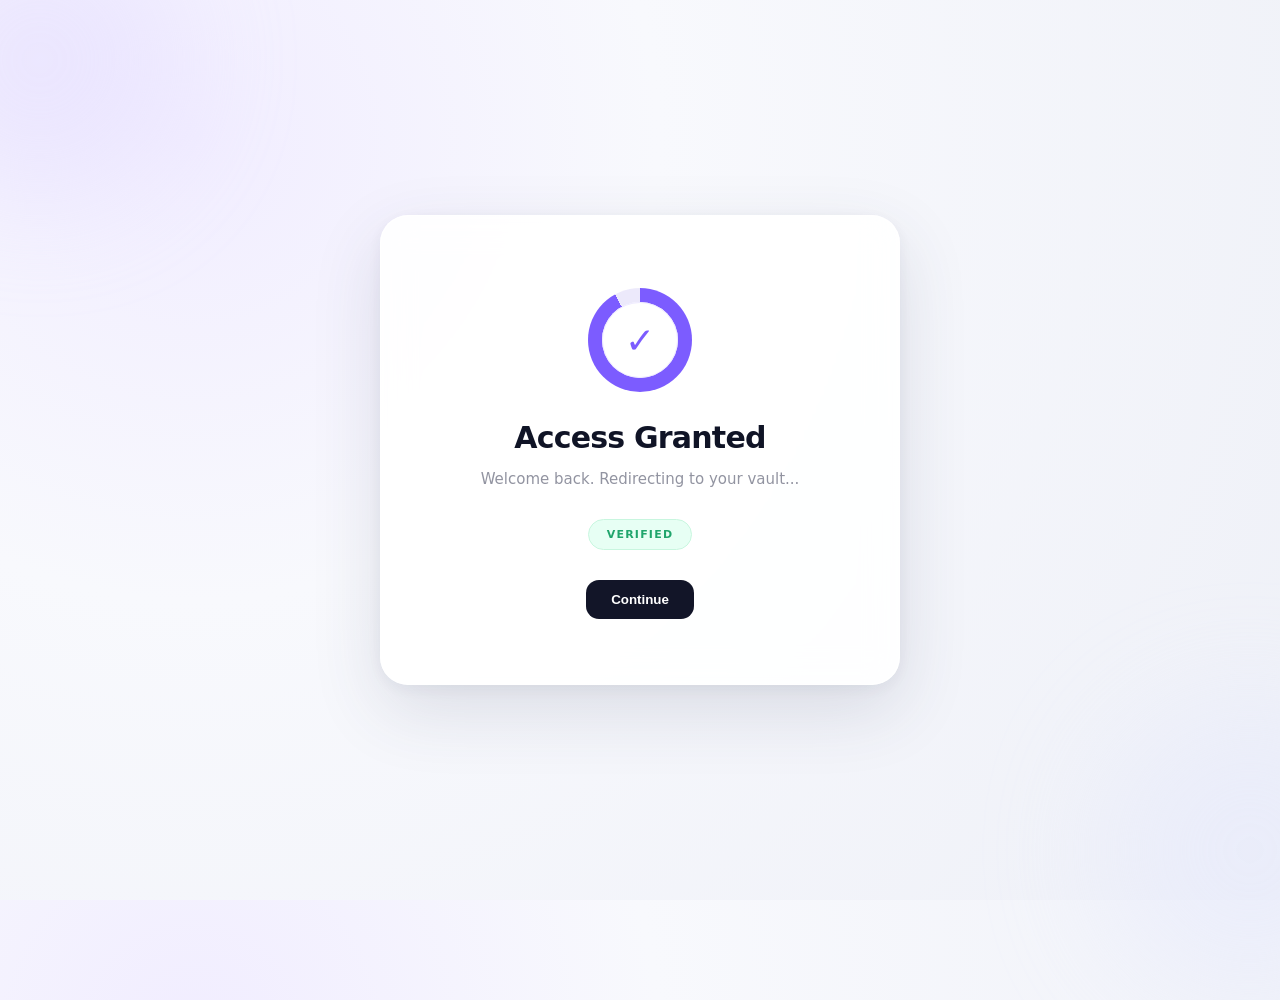
<file: verified.html>
<!DOCTYPE html>
<html lang="en">
<head>
  <meta charset="UTF-8">
  <meta name="viewport" content="width=device-width,initial-scale=1,maximum-scale=1,user-scalable=no">
  <title>Metropole Studios | Verified</title>
  <link rel="stylesheet" href="style.css">
</head>
<body>
  <div class="glow glow-a"></div>
  <div class="glow glow-b"></div>

  <main class="card success-card">
    <div class="success-ring"><span>✓</span></div>
    <h1>Access Granted</h1>
    <p class="subtitle">Welcome back. Redirecting to your vault...</p>
    <div class="verified-pill">VERIFIED</div>
    <button class="continue" onclick="location.href='index.html'">Continue</button>
  </main>
</body>
</html>
</file>
<file: style.css>
*{box-sizing:border-box}
:root{--accent:#7c5cff;--accent2:#a18aff;--text:#101426;--muted:#8b8e9d}
html,body{margin:0;width:100%;min-height:100%;font-family:Inter,ui-sans-serif,system-ui,-apple-system,BlinkMacSystemFont,"Segoe UI",sans-serif}
body{min-height:100vh;display:flex;align-items:center;justify-content:center;overflow:hidden;background:radial-gradient(circle at 15% 15%,#f1edff 0,#f8f9fd 35%,#eef0f7 100%);position:relative}
.glow{position:absolute;border-radius:50%;filter:blur(60px);opacity:.35;pointer-events:none}
.glow-a{width:280px;height:280px;background:#dcd2ff;left:-100px;top:-80px}
.glow-b{width:300px;height:300px;background:#e2e6ff;right:-120px;bottom:-100px}
.card{position:relative;width:min(92vw,520px);min-height:500px;background:rgba(255,255,255,.91);border:1px solid rgba(255,255,255,.9);border-radius:28px;padding:68px 40px 48px;text-align:center;box-shadow:0 25px 70px rgba(56,62,95,.14),0 4px 18px rgba(56,62,95,.06);backdrop-filter:blur(16px);animation:cardIn .65s cubic-bezier(.2,.8,.2,1)}
.icon{width:48px;height:48px;margin:0 auto 24px;border-radius:15px;display:grid;place-items:center;color:#fff;background:linear-gradient(135deg,var(--accent),#6250d8);box-shadow:0 10px 25px rgba(124,92,255,.25);font-weight:800}
h1{margin:0;font-size:30px;letter-spacing:-.8px;color:var(--text)}
.subtitle{margin:13px auto 0;color:#9294a1;font-size:15px;line-height:1.5}
.otp{display:flex;justify-content:center;gap:14px;margin:68px 0 38px}
.otp input{width:66px;height:76px;border:1.5px solid #dddfea;border-radius:17px;background:#fff;text-align:center;font-size:30px;font-weight:650;color:var(--text);outline:none;box-shadow:0 3px 8px rgba(40,45,70,.03);transition:.22s}
.otp input:focus{border-color:var(--accent2);box-shadow:0 0 0 4px rgba(124,92,255,.10),0 8px 20px rgba(75,62,150,.08);transform:translateY(-2px)}
.message{height:22px;margin:-18px 0 15px;font-size:13px;color:#e04c62}
.resend{font-size:14px;color:#b0b1bb}
.resend button{border:0;background:none;padding:0;margin-left:4px;color:#7462cb;font:inherit;font-weight:650;cursor:pointer}
.resend button:hover{text-decoration:underline}
.success-card{min-height:470px;display:flex;flex-direction:column;align-items:center;justify-content:center;padding-top:55px}
.success-ring{width:104px;height:104px;border-radius:50%;display:grid;place-items:center;margin-bottom:28px;background:conic-gradient(var(--accent) 0 92%,#ece9fb 92%);animation:spinIn 1s ease-out}
.success-ring span{width:76px;height:76px;border-radius:50%;display:grid;place-items:center;background:#fff;color:var(--accent);font-size:36px;font-weight:800;box-shadow:inset 0 0 0 1px #eeeaff}
.verified-pill{margin-top:28px;background:#e7fff4;color:#20a56c;border:1px solid #c8f6df;border-radius:999px;padding:8px 18px;font-size:11px;font-weight:800;letter-spacing:1.2px}
.continue{margin-top:30px;border:0;border-radius:13px;padding:12px 25px;background:#121528;color:#fff;font-weight:650;cursor:pointer;opacity:0;animation:showButton .5s 1s forwards}
@keyframes cardIn{from{opacity:0;transform:translateY(25px) scale(.98)}to{opacity:1;transform:none}}
@keyframes spinIn{from{opacity:0;transform:scale(.5) rotate(-90deg)}to{opacity:1;transform:scale(1) rotate(0)}}
@keyframes showButton{to{opacity:1}}
@media(max-width:520px){.card{min-height:460px;padding:52px 20px 38px;border-radius:24px}h1{font-size:25px}.otp{gap:9px;margin-top:55px}.otp input{width:59px;height:69px;font-size:27px}.subtitle{font-size:14px}}
</file>
